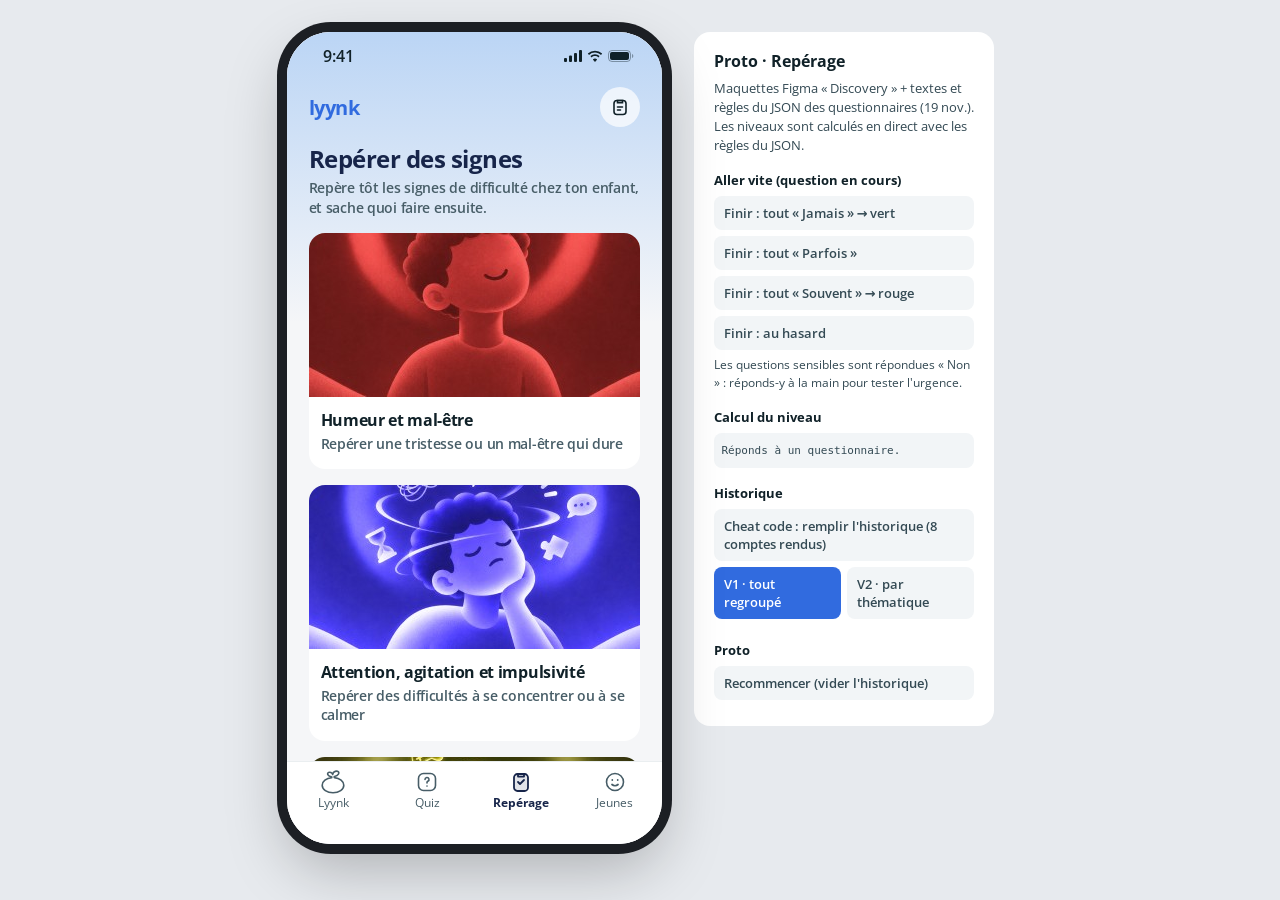
<file: reperage/index.html>
<!DOCTYPE html>
<html lang="fr">
<head>
<meta charset="utf-8">
<meta name="viewport" content="width=device-width, initial-scale=1, viewport-fit=cover">
<meta name="apple-mobile-web-app-capable" content="yes">
<meta name="mobile-web-app-capable" content="yes">
<meta name="apple-mobile-web-app-title" content="Repérage">
<meta name="theme-color" content="#F5F6F8">
<title>Proto · Repérage</title>
<link rel="stylesheet" href="https://fonts.googleapis.com/css2?family=Open+Sans:wght@400;600;700&display=swap">
<style>
:root{
  --blue25:#F4F7FE;--blue50:#E3EAFC;--blue100:#D9E3FB;--blue200:#B4D2F9;--blue500:#4689EC;--blue600:#316BDF;--blue800:#2244A1;--blue950:#17254A;
  --white:#FFFFFF;--background:#F5F6F8;
  --greyLight100:#F2F5F7;--greyLight200:#EAEEF0;--greyLight300:#D0D9DD;--greyLight400:#98ABB3;--greyLight500:#667C85;--greyLight600:#475D67;--greyLight700:#344A54;--greyLight900:#102128;
  --mint100:#D6F5E6;--mint500:#23A67F;--mint800:#105545;
  --miel100:#FEEEC7;--miel300:#FAC14F;--miel800:#91660F;
  --orange100:#FDE8E3;--orange600:#D74E2B;--orange800:#95371F;
  --red100:#FEE5E5;--red500:#F04359;--red700:#BB1537;
  --font-sans:"Open Sans",system-ui,sans-serif;
}
*{box-sizing:border-box;margin:0;padding:0}
body{font-family:var(--font-sans);background:#E7EAEE;color:var(--greyLight900);min-height:100vh;display:flex;justify-content:center;align-items:flex-start;gap:32px;padding:32px 16px;flex-wrap:wrap}
button{font-family:inherit;cursor:pointer;border:none;background:none;color:inherit}
a{color:var(--blue600)}
.h4Bold{font-size:24px;line-height:31.2px;font-weight:700;letter-spacing:-.48px}
.h5Bold{font-size:20px;line-height:27px;font-weight:700;letter-spacing:-.4px}
.h6Bold{font-size:18px;line-height:25.2px;font-weight:700;letter-spacing:-.36px}
.h6SemiBold{font-size:18px;line-height:25.2px;font-weight:600;letter-spacing:-.36px}
.p1Bold{font-size:16px;line-height:22.4px;font-weight:700;letter-spacing:-.32px}
.p2Medium{font-size:16px;line-height:22.4px;font-weight:600;letter-spacing:-.32px}
.p3Bold{font-size:14px;line-height:19.6px;font-weight:700;letter-spacing:-.28px}
.p4Medium{font-size:14px;line-height:19.6px;font-weight:600;letter-spacing:-.28px}
.addTextBold{font-size:12px;line-height:18px;font-weight:700}
.addTextSemiBold{font-size:12px;line-height:18px;font-weight:600}
.addTextMedium{font-size:12px;line-height:18px;font-weight:400}

/* phone */
.phone{width:375px;height:812px;border-radius:44px;background:var(--background);position:relative;overflow:hidden;box-shadow:0 0 0 10px #1c1f24,0 24px 60px rgba(0,0,0,.25);flex-shrink:0}
.status{position:absolute;top:0;left:0;right:0;height:47px;display:flex;justify-content:space-between;align-items:center;padding:0 28px 0 36px;font-weight:600;font-size:16px;z-index:30;pointer-events:none}
.status.light{color:#fff}
.screen{position:absolute;inset:0;display:flex;flex-direction:column;background:var(--background)}
.grad{position:absolute;top:0;left:0;right:0;height:291px;background:linear-gradient(180deg,#BBD5F5 0%,rgba(245,246,248,0) 100%);pointer-events:none}
.scroll{flex:1;overflow-y:auto;position:relative;scrollbar-width:none}
.scroll::-webkit-scrollbar{display:none}

/* header */
.hdr{position:relative;height:102px;padding-top:47px;display:flex;align-items:center;justify-content:center;flex-shrink:0;z-index:5}
.hdr .ttl{font-size:16px;font-weight:700;letter-spacing:-.32px;max-width:240px;text-align:center;white-space:nowrap;overflow:hidden;text-overflow:ellipsis}
.hdr .left{position:absolute;left:16px;top:55px}
.hdr .right{position:absolute;right:16px;top:55px}
.iconbtn{width:40px;height:40px;border-radius:999px;display:flex;align-items:center;justify-content:center}
.iconbtn.white{background:rgba(255,255,255,.7)}
.iconbtn svg{width:20px;height:20px}

/* buttons */
.bottom{padding:12px 16px 34px;flex-shrink:0;position:relative;z-index:5;display:flex;flex-direction:column;gap:8px;align-items:stretch}
.btn{height:48px;border-radius:12px;background:var(--blue600);color:#fff;font-size:16px;font-weight:700;letter-spacing:-.32px;display:flex;align-items:center;justify-content:center;width:100%}
.btn:disabled{background:var(--blue200)}
.btn.danger{background:var(--red500)}
.btn.link{background:none;color:var(--blue600);height:40px}

/* home */
.logo{display:flex;align-items:center;gap:6px;color:var(--blue600);font-size:20px;line-height:27px;font-weight:700;letter-spacing:-.4px}
.homecard{background:#fff;border-radius:16px;overflow:hidden;margin:0 22px 16px;display:block;width:331px;text-align:left}
.homecard img{display:block;width:100%;height:auto}
.homecard .txt{padding:12px 12px 16px}
.tabbar{height:83px;background:#fff;border-top:1px solid var(--greyLight200);display:flex;justify-content:space-around;padding-top:8px;flex-shrink:0;z-index:5}
.tab{display:flex;flex-direction:column;align-items:center;gap:0;font-size:12px;line-height:18px;font-weight:400;color:var(--greyLight600);width:70px}
.tab.on{color:var(--blue950);font-weight:700}
.tab svg{width:24px;height:24px}

/* lists */
.pad{padding:0 22px}
.card{background:#fff;border-radius:16px;padding:16px}
.childcard{background:#fff;border-radius:16px;padding:16px;display:flex;align-items:center;gap:12px;width:100%;text-align:left;margin-bottom:12px}
.avatar{width:48px;height:48px;border-radius:999px;flex-shrink:0}
.rangebadge{display:inline-flex;align-items:center;gap:4px;margin-top:6px;height:24px;padding:0 8px;border-radius:999px;background:var(--miel100);color:var(--miel800);font-size:12px;font-weight:700;white-space:nowrap}
.rangebadge svg{width:14px;height:14px}
.chev{margin-left:auto;color:var(--greyLight700)}

/* intro */
.hero{position:relative;height:280px;flex-shrink:0;background-size:cover;background-position:center}
.badges{position:absolute;left:22px;bottom:14px;display:flex;gap:8px}
.badge{background:#fff;border-radius:999px;height:32px;padding:0 12px 0 4px;display:flex;align-items:center;gap:6px;font-size:14px;font-weight:600;letter-spacing:-.28px}
.badge.q{padding-left:10px}
.badge img{width:24px;height:24px;border-radius:999px}
.hint{display:flex;gap:8px;align-items:flex-start;border-radius:12px;padding:12px;font-size:12px;line-height:18px;font-weight:600}
.hint.miel{background:var(--miel100);color:var(--miel800)}
.hint.blue{background:var(--blue50);color:var(--blue800);justify-content:center}
.hint.orange{background:var(--orange100);color:var(--orange800)}
.hint svg{width:16px;height:16px;flex-shrink:0;margin-top:1px}

/* question */
.progress{display:flex;align-items:center;gap:10px;padding:0 16px 0 16px;margin-top:-4px;position:relative;z-index:5}
.bar{flex:1;height:8px;border-radius:999px;background:#fff;overflow:hidden}
.bar i{display:block;height:100%;background:var(--blue500);border-radius:999px;transition:width .25s}
.choice{display:block;width:100%;background:#fff;border-radius:12px;padding:14px 12px;text-align:left;font-size:14px;font-weight:600;letter-spacing:-.28px;margin-bottom:8px;border:2px solid transparent}
.choice.on{border-color:var(--blue600);background:var(--blue25)}

/* report */
.lvl{display:inline-flex;align-items:center;height:32px;padding:0 12px;border-radius:999px;font-size:14px;font-weight:700;letter-spacing:-.28px}
.lvl.rien{background:var(--mint100);color:var(--mint800)}
.lvl.surveiller{background:var(--miel100);color:var(--miel800)}
.lvl.professionnel{background:var(--red100);color:var(--red700)}
.p1hero{position:absolute;top:0;left:0;right:0;height:288px;background-size:cover;background-position:center 10%}
.sheet{position:relative;margin-top:256px;background:var(--background);border-radius:16px 16px 0 0;padding:24px 22px 16px;min-height:calc(100% - 256px)}
.gauge{background:#fff;border-radius:12px;padding:16px 12px 10px;margin:16px 0}
.gauge .segs{display:flex;gap:4px;position:relative}
.gauge .seg{flex:1;text-align:center;position:relative}
.gauge .seg i{display:block;height:6px;border-radius:999px;margin-bottom:8px}
.gauge .seg span{font-size:12px;line-height:18px;font-weight:600;color:var(--greyLight700);display:block}
.gauge .seg.on span{font-weight:700;color:var(--greyLight900)}
.gauge .seg.on:before{content:"";position:absolute;top:-11px;left:50%;margin-left:-5px;border:5px solid transparent;border-top:6px solid var(--mk)}
.dots{display:flex;gap:4px;justify-content:center;padding:6px 0}
.dots i{width:6px;height:6px;border-radius:99px;background:var(--greyLight300)}
.dots i.on{width:18px;background:var(--blue600)}
.rcard{background:#fff;border-radius:16px;padding:16px;margin-bottom:12px}
.tag{display:inline-flex;height:26px;align-items:center;padding:0 10px;border-radius:999px;background:var(--blue50);color:var(--blue800);font-size:12px;line-height:18px;font-weight:700;margin-bottom:8px}
.idea{display:flex;gap:12px}
.ico{width:32px;height:32px;border-radius:999px;background:var(--blue50);color:var(--blue600);display:flex;align-items:center;justify-content:center;flex-shrink:0}
.ico svg{width:18px;height:18px}
.ico.red{background:var(--red100);color:var(--red500)}
.ico.orange{background:var(--orange100);color:var(--orange600)}
.phonerow{display:flex;gap:12px;align-items:center;background:var(--greyLight100);border-radius:12px;padding:12px;margin-top:8px}
.phonerow .ph{width:32px;height:32px;border-radius:999px;background:var(--blue600);color:#fff;display:flex;align-items:center;justify-content:center;flex-shrink:0}
.phonerow .ph svg{width:16px;height:16px}
.phonerow .num{font-size:18px;line-height:25.2px;font-weight:700;letter-spacing:-.36px;color:var(--greyLight950)}
.orient{border-left:2px solid var(--greyLight200);padding-left:10px;margin-top:10px}
.lnk{color:var(--blue600);text-decoration:none}

/* stepper */
.stepper{display:flex;align-items:flex-start;margin:16px 0 0}
.step{display:flex;flex-direction:column;align-items:center;width:32px;flex-shrink:0}
.step .dot{width:32px;height:32px;border-radius:999px;display:flex;align-items:center;justify-content:center;background:#fff;color:var(--greyLight400);border:1.5px solid #fff}
.step .dot svg{width:16px;height:16px}
.step.done .dot{background:#fff;color:var(--blue600);border-color:#fff}
.step.on .dot{background:var(--blue600);color:#fff;border-color:var(--blue600)}
.step.red.on .dot{background:var(--red500);border-color:var(--red500)}
.step.red:not(.on) .dot{color:var(--red500)}
.stepline{flex:1;height:2px;background:#fff;margin:15px 6px 0;min-width:6px}
.stepline.done{background:#fff}
/* vertical stepper */
.vstep{display:flex;gap:10px;position:relative}
.vstep:not(.last):before{content:"";position:absolute;left:6px;top:39px;bottom:-21px;width:2px;background:var(--greyLight300)}
.vnum{width:14px;height:14px;margin-top:21px;border-radius:999px;background:var(--blue600);color:#fff;font-size:9px;line-height:1;font-weight:700;display:flex;align-items:center;justify-content:center;flex-shrink:0;position:relative;z-index:1}
.vbody{flex:1;min-width:0}
.signrow{display:flex;align-items:center;justify-content:space-between;gap:12px;padding:8px 0;border-bottom:1px solid var(--greyLight200)}
.signrow.last{border-bottom:none}
.chipans{flex-shrink:0;font-size:12px;font-weight:700;padding:3px 8px;border-radius:999px;white-space:nowrap}
/* p5 / chat */
.p5img{height:360px;background-size:cover;background-position:center top;flex-shrink:0;position:relative}
.p5img:after{content:"";position:absolute;left:0;right:0;bottom:0;height:80px;background:linear-gradient(180deg,rgba(245,246,248,0),var(--background))}
.chatq{background:#fff;border-radius:12px;padding:12px;font-size:14px;line-height:19.6px;font-weight:600;letter-spacing:-.28px;margin-bottom:8px;text-align:left;width:100%}
.chatin{background:#fff;border-radius:16px;padding:12px;height:84px;color:var(--greyLight500);font-size:12px}

/* modal */
.overlay{position:absolute;inset:0;background:rgba(12,24,29,.45);display:flex;align-items:center;justify-content:center;z-index:50;padding:16px}
.modal{background:#fff;border-radius:20px;padding:24px 16px 12px;text-align:center;width:100%}

/* history */
.chip{height:32px;padding:0 12px;border-radius:999px;background:#fff;font-size:14px;font-weight:600;display:inline-flex;align-items:center;gap:6px;border:1.5px solid transparent;white-space:nowrap}
.chip.on{border-color:var(--blue600);color:var(--blue600)}
.chip img{width:20px;height:20px;border-radius:99px}
.themerow{display:flex;align-items:center;gap:12px;width:100%;background:#fff;border-radius:16px;padding:16px;margin-bottom:12px;text-align:left}
.themerow img{width:48px;height:48px;border-radius:10px;object-fit:cover;flex-shrink:0}
.themecard{display:block;width:100%;background:#fff;border-radius:16px;overflow:hidden;margin-bottom:12px;text-align:left}
.themecard img{display:block;width:100%;height:96px;object-fit:cover}
.themecard .txt{display:flex;align-items:center;gap:8px;padding:12px}
.side button.s.on{background:var(--blue600);color:#fff}
.hthumb{width:56px;height:56px;border-radius:12px;object-fit:cover;flex-shrink:0}
.hrow{display:flex;gap:12px;align-items:center;background:#fff;border-radius:16px;padding:12px;margin-bottom:10px;width:100%;text-align:left}

/* side panel */
.side{width:300px;background:#fff;border-radius:16px;padding:20px;font-size:13px;line-height:19px;color:var(--greyLight700)}
.side h2{font-size:16px;color:var(--greyLight900);margin-bottom:8px}
.side h3{font-size:13px;color:var(--greyLight900);margin:16px 0 6px}
.side button.s{display:block;width:100%;text-align:left;padding:8px 10px;border-radius:8px;background:var(--greyLight100);margin-bottom:6px;font-size:13px;font-weight:600}
.side button.s:hover{background:var(--blue50)}
.side .dbg{font-family:ui-monospace,monospace;font-size:11px;background:var(--greyLight100);border-radius:8px;padding:8px;white-space:pre-wrap;max-height:260px;overflow:auto}
@media (max-width:520px){
  body{padding:0;gap:0;background:var(--background);display:block}
  .phone{width:100vw;height:100vh;height:100dvh;border-radius:0;box-shadow:none}
  .status{display:none}
  .hdr{padding-top:env(safe-area-inset-top,47px);height:calc(55px + env(safe-area-inset-top,47px))}
  .side{width:auto;margin:16px;border-radius:16px}
}
</style>
</head>
<body>
<div class="phone" id="phone"></div>
<aside class="side">
  <h2>Proto · Repérage</h2>
  <p>Maquettes Figma « Discovery » + textes et règles du JSON des questionnaires (19 nov.). Les niveaux sont calculés en direct avec les règles du JSON.</p>
  <h3>Aller vite (question en cours)</h3>
  <button class="s" data-fill="0">Finir : tout « Jamais » → vert</button>
  <button class="s" data-fill="1">Finir : tout « Parfois »</button>
  <button class="s" data-fill="2">Finir : tout « Souvent » → rouge</button>
  <button class="s" data-fill="rnd">Finir : au hasard</button>
  <p class="addTextMedium" style="margin-top:4px">Les questions sensibles sont répondues « Non » : réponds-y à la main pour tester l'urgence.</p>
  <h3>Calcul du niveau</h3>
  <div class="dbg" id="dbg">Réponds à un questionnaire.</div>
  <h3>Historique</h3>
  <button class="s" id="seed">Cheat code : remplir l'historique (8 comptes rendus)</button>
  <div style="display:flex;gap:6px"><button class="s on" data-hv="v1" style="flex:1">V1 · tout regroupé</button><button class="s" data-hv="v2" style="flex:1">V2 · par thématique</button></div>
  <h3>Proto</h3>
  <button class="s" id="reset">Recommencer (vider l'historique)</button>
</aside>
<script>
"use strict";
const ICON={
  back:'<svg viewBox="0 0 20 20" fill="none"><path d="M12.5 4.5 7 10l5.5 5.5" stroke="currentColor" stroke-width="1.8" stroke-linecap="round" stroke-linejoin="round"/></svg>',
  close:'<svg viewBox="0 0 20 20" fill="none"><path d="m5 5 10 10M15 5 5 15" stroke="currentColor" stroke-width="1.8" stroke-linecap="round"/></svg>',
  chev:'<svg width="20" height="20" viewBox="0 0 20 20" fill="none"><path d="m7.5 4.5 5.5 5.5-5.5 5.5" stroke="currentColor" stroke-width="1.6" stroke-linecap="round" stroke-linejoin="round"/></svg>',
  clip:'<svg viewBox="0 0 20 20" fill="none"><rect x="4" y="3.5" width="12" height="14" rx="3" stroke="currentColor" stroke-width="1.6"/><path d="M7.5 3.5h5v2.2h-5zM7.5 10h5M7.5 13h3" stroke="currentColor" stroke-width="1.6" stroke-linecap="round"/></svg>',
  info:'<svg viewBox="0 0 20 20" fill="none"><circle cx="10" cy="10" r="7.5" stroke="currentColor" stroke-width="1.6"/><path d="M10 9v4.5M10 6.5v.1" stroke="currentColor" stroke-width="1.8" stroke-linecap="round"/></svg>',
  warn:'<svg viewBox="0 0 20 20" fill="none"><path d="M10 3.2 17.5 16H2.5L10 3.2Z" stroke="currentColor" stroke-width="1.6" stroke-linejoin="round"/><path d="M10 8.2v3.6M10 13.9v.1" stroke="currentColor" stroke-width="1.8" stroke-linecap="round"/></svg>',
  thumb:'<svg viewBox="0 0 20 20" fill="none"><path d="M6.5 9 9.5 3c1.3 0 2.2 1 2 2.3L11 8h4c1 0 1.7.9 1.5 1.9l-1.2 5.6c-.2.9-1 1.5-1.9 1.5H6.5M6.5 9v8M6.5 9H4v8h2.5" stroke="currentColor" stroke-width="1.5" stroke-linejoin="round"/></svg>',
  phone:'<svg viewBox="0 0 20 20" fill="none"><path d="M6.3 3h-2C3.6 3 3 3.6 3 4.3 3 11.3 8.7 17 15.7 17c.7 0 1.3-.6 1.3-1.3v-2l-3.3-1.3-1.5 1.5a9 9 0 0 1-5.1-5.1L8.6 7.3 7.3 4z" stroke="currentColor" stroke-width="1.6" stroke-linejoin="round"/></svg>',
  flag:'<svg viewBox="0 0 20 20" fill="none"><path d="M5 17.5V3.5M5 4h9l-2 3.5 2 3.5H5" stroke="currentColor" stroke-width="1.7" stroke-linecap="round" stroke-linejoin="round"/></svg>',
  people:'<svg viewBox="0 0 20 20" fill="none"><circle cx="7.5" cy="6.5" r="2.8" stroke="currentColor" stroke-width="1.6"/><path d="M2.5 16c.4-2.8 2.4-4.5 5-4.5s4.6 1.7 5 4.5M13 4a2.6 2.6 0 0 1 0 5M14.5 11.8c1.7.5 2.8 1.9 3 4.2" stroke="currentColor" stroke-width="1.6" stroke-linecap="round"/></svg>',
  logo:'<svg width="22" height="22" viewBox="0 0 20 20" fill="none"><path d="M11.1258 5.39489C15.057 4.7382 15.344 2.12663 14.4122 1.40001C13.4805 0.673389 10.2667 0.67795 9.81939 3.65283C9.81264 3.69844 9.72656 3.6954 9.72318 3.64979C9.63203 2.43825 7.09002 1.10662 5.99963 2.18287C5.31602 2.85629 5.41054 5.05135 8.88091 5.57275C9.11239 5.60753 9.12955 6.30289 8.88091 6.32467C4.43879 6.71388 1 9.39265 1 12.6383C1 16.1513 5.02907 19 10 19C14.9709 19 19 16.1513 19 12.6383C19 9.39352 15.5652 6.71692 11.1258 6.32546C10.8336 6.29969 10.8683 5.43791 11.1258 5.39489Z" stroke="currentColor" stroke-width="1.8"/></svg>',
  tabLyynk:'<svg viewBox="0 0 24 24" fill="none"><path d="M13.3 6.5c4.7-.8 5-3.9 3.9-4.8-1.1-.9-5-.9-5.5 2.7 0 .1-.1.1-.1 0-.1-1.4-3.2-3-4.5-1.7-.8.8-.7 3.4 3.5 4.1.3 0 .3.9 0 .9C5.3 8.1 1.2 11.3 1.2 15.2c0 4.2 4.8 7.6 10.8 7.6s10.8-3.4 10.8-7.6c0-3.9-4.1-7.1-9.4-7.6-.4 0-.3-1.1-.1-1.1Z" stroke="currentColor" stroke-width="1.6"/></svg>',
  tabQuiz:'<svg viewBox="0 0 24 24" fill="none"><rect x="3.5" y="3.5" width="17" height="17" rx="5" stroke="currentColor" stroke-width="1.6"/><path d="M10 9.5a2 2 0 1 1 2.8 1.8c-.5.3-.8.7-.8 1.2v.5M12 16v.1" stroke="currentColor" stroke-width="1.6" stroke-linecap="round"/></svg>',
  tabRep:'<svg viewBox="0 0 24 24" fill="none"><rect x="5" y="4" width="14" height="17" rx="3.5" fill="currentColor" fill-opacity=".12" stroke="currentColor" stroke-width="1.8"/><path d="M9 4h6v2.6H9zM9 12l2 2 4-4" stroke="currentColor" stroke-width="1.8" stroke-linecap="round" stroke-linejoin="round"/></svg>',
  tabJeunes:'<svg viewBox="0 0 24 24" fill="none"><circle cx="12" cy="12" r="8.5" stroke="currentColor" stroke-width="1.6"/><path d="M9 14.5c1.6 1.4 4.4 1.4 6 0M9.3 10v.1M14.7 10v.1" stroke="currentColor" stroke-width="1.8" stroke-linecap="round"/></svg>'
};
const HOME_ORDER=['mal-etre','tdah','ecrans','harcelement','tsa'];
const LEVELS=['rien','surveiller','professionnel'];
const LEVEL_LABEL={rien:'Rien de particulier',surveiller:'À surveiller',professionnel:'En parler à un professionnel'};
const LEVEL_MARK={rien:'var(--mint500)',surveiller:'var(--miel300)',professionnel:'var(--red500)'};
const TSA_SMALL=['lt12m','m12-17','m18-23','m24-35','y3-5'];
const EXTRA_CHILD={id:'emma',name:'Emma',gender:'f',months:228};

let DATA=null;
const state={view:'home',theme:null,child:null,answers:{},index:0,selected:null,result:null,page:0,popup:false,history:[],historyFilter:'all',historyVersion:'v1',historyTheme:null,returnTo:'home'};
try{const saved=localStorage.getItem('proto-reperage-history');if(saved)state.history=JSON.parse(saved);}catch(error){}
function saveHistory(){try{localStorage.setItem('proto-reperage-history',JSON.stringify(state.history));}catch(error){}}

/* ---------- âge ---------- */
function ageYears(child){return Math.floor(child.months/12);}
function ageLabel(child){return child.months<24?child.months+' mois':ageYears(child)+' ans';}
function rawBand(child,themeId){
  const years=ageYears(child),months=child.months;
  if(themeId==='tsa'&&years<6){
    if(months<12)return 'lt12m';if(months<18)return 'm12-17';if(months<24)return 'm18-23';if(months<36)return 'm24-35';return 'y3-5';
  }
  if(years<6)return 'lt6';if(years<=10)return '6-10';if(years<=14)return '11-14';if(years<=18)return '15-18';return 'gt18';
}
function bandInfo(child,themeId){
  const theme=DATA.themes[themeId];const band=rawBand(child,themeId);const strategy=theme.perBand[band]||{applies:true};
  if(strategy.applies===false)return {band:strategy.useBand,outOfRange:true,raw:band};
  return {band,outOfRange:false,raw:band};
}

/* ---------- textes ---------- */
function gendered(child){const girl=child.gender==='f';return {il:girl?'elle':'il',e:girl?'e':'',lui:girl?'elle':'lui',le:girl?'la':'le'};}
function fill(text,child,extra){
  if(!text)return '';
  const gender=gendered(child);
  let out=text.replace(/\{prenom\}/g,child.name).replace(/\{il\}/g,gender.il).replace(/\{e\}/g,gender.e).replace(/\{lui\}/g,gender.lui).replace(/\{le\}/g,gender.le).replace(/\{age\}/g,ageLabel(child));
  if(extra&&extra.signes!==undefined)out=out.replace(/\{signes\}/g,extra.signes);
  out=out.replace(/\b(que|de|Que|De) ([AEIOUYÉÈÊÀÂÎÔaeiouyéèêàâîô])/g,(match,word,letter)=>word.slice(0,-1)+"'"+letter);
  return out;
}
function escapeHtml(text){return text.replace(/&/g,'&amp;').replace(/</g,'&lt;').replace(/>/g,'&gt;');}
function rich(text){return escapeHtml(text).replace(/\*\*(.+?)\*\*/g,'<b>$1</b>').replace(/\[([^\]]+)\]\((https?:[^)]+)\)/g,'<a class="lnk" href="$2" target="_blank" rel="noopener">$1</a>');}
function bandKeyFor(map,band){
  if(!map)return null;
  if(map[band])return map[band];
  if(TSA_SMALL.includes(band)&&map.lt6)return map.lt6;
  return null;
}
function questionText(question,band,field){const override=bandKeyFor(question.ageText,band);return (override&&override[field])||question[field];}

/* ---------- questions ---------- */
function allQuestions(themeId){
  const theme=DATA.themes[themeId];
  return theme.readingOrder.map(id=>theme.questions[id]).concat(theme.includeShared.map(id=>DATA.shared[id]));
}
function scoreOf(question,label){if(label===undefined)return undefined;const choice=question.choices.find(item=>item.label===label);return choice?choice.score:null;}
function visibleQuestions(){
  const info=bandInfo(state.child,state.theme);const years=ageYears(state.child);
  const base=allQuestions(state.theme).filter(question=>question.ageBands.includes(info.band)&&(!question.minAgeYears||years>=question.minAgeYears));
  const symptoms=base.filter(question=>question.role==='symptom'&&scoreOf(question,state.answers[question.id])>=2).length;
  return base.filter(question=>!question.showIf||symptoms>=question.showIf.min);
}
function initialCount(){return visibleQuestions().filter(question=>!question.showIf).length;}

/* ---------- moteur ---------- */
function evaluate(){
  const theme=DATA.themes[state.theme];const child=state.child;const info=bandInfo(child,state.theme);
  const questions=visibleQuestions();
  const scored=[];
  questions.forEach(question=>{
    if(question.sensitive)return;
    const score=scoreOf(question,state.answers[question.id]);
    if(typeof score==='number')scored.push({question,score});
  });
  const countWhere=(filter,at)=>scored.filter(item=>filter(item.question)&&item.score>=at).length;
  function check(condition){
    switch(condition.t){
      case 'count':return countWhere(()=>true,condition.at)>=condition.min;
      case 'ids':return countWhere(question=>condition.ids.includes(question.id),condition.at)>=condition.min;
      case 'sumcap':return scored.filter(item=>condition.ids.includes(item.question.id)).reduce((sum,item)=>sum+Math.min(item.score,condition.cap),0)>=condition.min;
      case 'impact':{const total=countWhere(question=>question.role==='impact',condition.at);return (condition.min===undefined||total>=condition.min)&&(condition.max===undefined||total<=condition.max);}
      case 'specific':return countWhere(question=>question.specific,condition.at)>=condition.min;
      case 'keys':return countWhere(question=>question.key,condition.at)>=condition.min;
    }
    return false;
  }
  const passes=alternatives=>(alternatives||[]).some(group=>group.every(check));
  const trace=[];
  let level='rien';
  if(passes(theme.rules.professionnel))level='professionnel';else if(passes(theme.rules.surveiller))level='surveiller';
  trace.push('Règles : '+level);
  let capped=false;
  theme.caps.forEach(cap=>{if(cap.if.every(check)&&LEVELS.indexOf(level)>LEVELS.indexOf(cap.max)){level=cap.max;capped=true;trace.push('Plafond (sans impact) : '+level);}});
  const raise=(target,why)=>{if(LEVELS.indexOf(target)>LEVELS.indexOf(level)){level=target;}trace.push(why+' → '+target);};
  const escalated=[];let onlySummary=null;
  questions.forEach(question=>{
    const label=state.answers[question.id];
    if(question.escalation&&question.escalation[label]){raise(question.escalation[label],question.id+' « '+label+' »');escalated.push(question);if(question.onlySummary)onlySummary=question.onlySummary;}
  });
  let emergency=false,unsure=false;const kinds=new Set();const flagged=[];const unsureQuestions=[];
  questions.forEach(question=>{
    if(!question.sensitive)return;const label=state.answers[question.id];
    if(question.sensitive.worryingAnswers.includes(label)){emergency=true;kinds.add(question.sensitive.emergencyKind);flagged.push(question);raise('professionnel',question.id+' sensible');}
    else if(label==='Je ne sais pas'){unsure=true;kinds.add(question.sensitive.emergencyKind);unsureQuestions.push(question);}
  });
  /* signes cités */
  const strong=scored.filter(item=>item.score>=2).sort((first,second)=>(second.question.citationPriority||0)-(first.question.citationPriority||0)).slice(0,3);
  let signs=strong.map(item=>questionText(item.question,info.band,'sign'));
  if(signs.length<3){
    const sometimes=scored.filter(item=>item.score===1&&item.question.signSometimes).sort((first,second)=>(second.question.citationPriority||0)-(first.question.citationPriority||0));
    sometimes.slice(0,3-signs.length).forEach(item=>signs.push(questionText(item.question,info.band,'signSometimes')));
  }
  if(!signs.length)signs=escalated.concat(flagged).map(question=>questionText(question,info.band,'sign')).filter(Boolean).slice(0,3);
  /* ce qui a fait pencher */
  const itemOf=(question,strongItem)=>({question,label:state.answers[question.id],strong:strongItem});
  function itemsFor(group){
    const picked=[];const add=(filter,at)=>scored.forEach(item=>{if(filter(item.question)&&item.score>=at&&!picked.some(other=>other.question===item.question))picked.push(itemOf(item.question,true));});
    group.forEach(condition=>{
      if(condition.t==='ids')add(question=>condition.ids.includes(question.id),condition.at);
      else if(condition.t==='sumcap')add(question=>condition.ids.includes(question.id),1);
      else if(condition.t==='impact')add(question=>question.role==='impact',condition.at===undefined?2:condition.at);
      else if(condition.t==='specific')add(question=>question.specific,condition.at);
      else if(condition.t==='keys')add(question=>question.key,condition.at);
      else if(condition.t==='count')add(()=>true,condition.at);
    });
    return picked.slice(0,6);
  }
  let reason=null;
  if(flagged.length)reason={code:'urgent:'+flagged[0].sensitive.emergencyKind,items:flagged.map(question=>itemOf(question,true))};
  else{
    const decisive=escalated.filter(question=>question.escalation[state.answers[question.id]]===level);
    if(decisive.length)reason={code:'esc:'+decisive[0].id,items:decisive.map(question=>itemOf(question,true))};
  }
  if(!reason&&level!=='rien'){
    if(!capped&&level==='surveiller'&&theme.caps.length&&(theme.rules.professionnel||[]).some(group=>group.some(condition=>condition.t==='impact')&&group.filter(condition=>condition.t!=='impact').every(check)))capped=true;
    if(capped){
      const strongItems=scored.filter(item=>item.score>=2&&item.question.role!=='impact').slice(0,4).map(item=>itemOf(item.question,true));
      const impactItems=scored.filter(item=>item.question.role==='impact').slice(0,2).map(item=>itemOf(item.question,false));
      reason={code:'cap',items:strongItems.concat(impactItems)};
    }else{
      const alternatives=theme.rules[level]||[];const index=alternatives.findIndex(group=>group.every(check));
      if(index>=0)reason={code:level+':'+index,items:itemsFor(alternatives[index])};
    }
  }
  const notices=[];
  questions.forEach(question=>{const label=state.answers[question.id];if(question.notices&&question.notices[label])notices.push(question.notices[label]);});
  const sensitiveEscalated=escalated.some(question=>question.sensitive);
  const listenKinds=new Set(theme.levels[level].listenKinds||[]);
  if(sensitiveEscalated||unsure)theme.emergencyKinds.concat([...kinds]).forEach(kind=>listenKinds.add(kind));
  if(reason)trace.push('Ce qui a fait pencher : '+reason.code);
  trace.push('Signes ≥ Souvent : '+scored.filter(item=>item.score>=2).length+' · sensible : '+(emergency?'urgence':unsure?'je ne sais pas':'non'));
  return {level,emergency,unsure,kinds:[...kinds],flagged,unsureQuestions,signs,onlySummary,notices,listenKinds,trace,band:info.band,outOfRange:info.outOfRange,reason};
}
function lowerSign(text,child){return text.startsWith(child.name)?text:text.charAt(0).toLowerCase()+text.slice(1);}
function joinSigns(signs,child){
  const parts=signs.map(sign=>lowerSign(fill(sign,child),child));
  if(parts.length<=1)return parts.join('');
  return parts.slice(0,-1).join(', ')+' et '+parts[parts.length-1];
}
function numbersFor(kinds,child,urgentOnly){
  const years=ageYears(child);
  return DATA.emergencyFR.filter(entry=>entry.kinds.some(kind=>kinds.includes(kind))&&(entry.maxAgeYears===undefined||years<=entry.maxAgeYears)&&(entry.ageMinYears===undefined||years>=entry.ageMinYears)&&(urgentOnly===undefined||(urgentOnly?true:!entry.urgent)));
}

/* ---------- rendu ---------- */
const phone=document.getElementById('phone');
function statusBar(light){return '<div class="status'+(light?' light':'')+'"><span>9:41</span><span style="display:flex;gap:5px;align-items:center"><svg width="18" height="12" viewBox="0 0 18 12" fill="currentColor"><rect x="0" y="8" width="3" height="4" rx="1"/><rect x="5" y="5.5" width="3" height="6.5" rx="1"/><rect x="10" y="3" width="3" height="9" rx="1"/><rect x="15" y="0" width="3" height="12" rx="1"/></svg><svg width="16" height="12" viewBox="0 0 16 12" fill="currentColor"><path d="M8 2.5c2.3 0 4.4.9 6 2.4l1.2-1.3A10.4 10.4 0 0 0 8 .7 10.4 10.4 0 0 0 .8 3.6L2 4.9a8.6 8.6 0 0 1 6-2.4Zm0 3.6c1.3 0 2.5.5 3.4 1.3l1.2-1.3A6.8 6.8 0 0 0 8 4.3a6.8 6.8 0 0 0-4.6 1.8l1.2 1.3c.9-.8 2.1-1.3 3.4-1.3ZM8 12l2.2-2.4a3.2 3.2 0 0 0-4.4 0Z"/></svg><svg width="26" height="12" viewBox="0 0 26 12" fill="none"><rect x=".5" y=".5" width="22" height="11" rx="3.5" stroke="currentColor" opacity=".4"/><rect x="2" y="2" width="19" height="8" rx="2" fill="currentColor"/><path d="M24 4v4c.8-.3 1.3-1.1 1.3-2S24.8 4.3 24 4Z" fill="currentColor" opacity=".4"/></svg></span></div>';}
function header(title,left,right){return '<div class="hdr">'+(left?'<button class="iconbtn left" data-act="'+left+'">'+ICON.back+'</button>':'')+'<div class="ttl">'+title+'</div>'+(right||'')+'</div>';}
function displayTitle(themeId){return DATA.themes[themeId].title.replace(/\s*\(TDAH\)/,'');}
function avatar(child){return 'img/avatar-'+(child.gender==='f'?'f':'m')+'.png';}
function children(){return [DATA.children.find(item=>item.id==='ines'),EXTRA_CHILD].concat(DATA.children.filter(item=>item.id!=='ines')).filter(Boolean);}
function genderLabel(child){return child.gender==='f'?'Fille':'Garçon';}

function render(){
  const views={home:renderHome,child:renderChild,intro:renderIntro,question:renderQuestion,report:renderReport,p5:renderP5,chat:renderChat,history:renderHistory};
  phone.innerHTML=views[state.view]();
  const scroller=phone.querySelector('.scroll');if(scroller)scroller.scrollTop=0;
}
function renderHome(){
  const cards=HOME_ORDER.map(id=>'<button class="homecard" data-theme="'+id+'"><img src="img/home-'+id+'.jpg" alt=""><div class="txt"><div class="p1Bold">'+displayTitle(id)+'</div><div class="p4Medium" style="color:var(--greyLight600);margin-top:2px">'+DATA.summaries[id]+'</div></div></button>').join('');
  return '<div class="screen"><div class="grad"></div>'+statusBar()+
  '<div class="scroll"><div style="height:47px"></div><div style="display:flex;justify-content:space-between;align-items:center;padding:8px 22px 16px;position:relative"><div class="logo">lyynk</div><button class="iconbtn white" data-act="history" title="Mes comptes rendus">'+ICON.clip+'</button></div>'+
  '<div class="pad" style="position:relative;margin-bottom:16px"><div class="h4Bold" style="color:var(--blue950)">Repérer des signes</div><div class="p4Medium" style="color:var(--greyLight600);margin-top:4px">Repère tôt les signes de difficulté chez ton enfant, et sache quoi faire ensuite.</div></div>'+cards+'</div>'+
  '<div class="tabbar">'+[['tabLyynk','Lyynk'],['tabQuiz','Quiz'],['tabRep','Repérage',true],['tabJeunes','Jeunes']].map(([icon,label,on])=>'<div class="tab'+(on?' on':'')+'">'+ICON[icon]+label+'</div>').join('')+'</div></div>';
}
function rangeBadge(child){
  const info=bandInfo(child,state.theme);if(!info.outOfRange)return '';
  const tooYoung=info.raw==='lt6'||info.raw==='lt12m';
  const label=tooYoung?'Trop jeune':'Trop âgé'+(child.gender==='f'?'e':'');
  return '<span class="rangebadge">'+ICON.info+label+' · '+DATA.themes[state.theme].ageRange+'</span>';
}
function renderChild(){
  const list=children().map(child=>'<button class="childcard" data-child="'+child.id+'"><img class="avatar" src="'+avatar(child)+'" alt=""><div><div class="p1Bold">'+child.name+'</div><div class="p4Medium" style="color:var(--greyLight600)">'+genderLabel(child)+' · '+ageLabel(child)+'</div>'+rangeBadge(child)+'</div><span class="chev">'+ICON.chev+'</span></button>').join('');
  return '<div class="screen"><div class="grad"></div>'+statusBar()+header(displayTitle(state.theme),'home')+'<div class="scroll"><div class="pad"><div class="h4Bold" style="margin:8px 0 16px">Pour quel enfant ?</div>'+list+'</div></div></div>';
}
function renderIntro(){
  const theme=DATA.themes[state.theme],child=state.child,info=bandInfo(child,state.theme);
  const introSource=(bandKeyFor(theme.ageText,info.band)||{}).intro||theme.intro;
  const intro=fill(introSource,child);
  const splitAt=intro.indexOf("Ce n'est ni");
  const paragraphs=(splitAt>0?[intro.slice(0,splitAt).trim(),intro.slice(splitAt)]:[intro]).map(text=>'<p class="p2Medium" style="margin-bottom:12px">'+rich(text).replace(new RegExp('chez '+child.name),'chez <b>'+child.name+'</b>')+'</p>').join('');
  const alert=info.outOfRange?'<div class="hint miel" style="margin-bottom:16px">'+ICON.info+'<span>'+fill(theme.ageAlert,child)+'</span></div>':'';
  return '<div class="screen">'+statusBar(true)+'<div class="scroll"><div class="hero" style="background-image:url(img/intro-'+state.theme+'.jpg)"><div class="hdr" style="position:absolute;top:0;left:0;right:0"><button class="iconbtn left" style="color:#fff" data-act="back-child">'+ICON.back+'</button></div>'+
  '<div class="badges"><div class="badge"><img src="'+avatar(child)+'" alt="">Pour '+child.name+' · '+ageLabel(child)+'</div><div class="badge q">'+ICON.clip.replace('<svg','<svg width="16" height="16"')+initialCount()+' questions</div></div></div>'+
  '<div class="pad" style="padding-top:20px">'+alert+'<div class="h4Bold" style="margin-bottom:12px">'+displayTitle(state.theme)+'</div>'+paragraphs+'</div></div>'+
  '<div class="bottom"><div class="hint blue">'+fill(theme.windowLine,child).replace(/\.$/,'')+'</div><button class="btn" data-act="start">Commencer</button></div></div>';
}
function renderQuestion(){
  const list=visibleQuestions();const question=list[state.index];const info=bandInfo(state.child,state.theme);
  const total=list.length,position=state.index+1;
  const choices=question.choices.map(choice=>'<button class="choice'+(state.selected===choice.label?' on':'')+'" data-choice="'+escapeHtml(choice.label)+'">'+choice.label+'</button>').join('');
  const popup=state.popup?'<div class="overlay"><div class="modal"><div class="h5Bold" style="margin-bottom:6px">Attention, tu n’as pas terminé</div><div class="p4Medium" style="color:var(--greyLight600);margin-bottom:16px">Si tu quittes maintenant, tes réponses ne seront pas enregistrées.</div><button class="btn danger" data-act="quit">Quitter</button><button class="btn link" data-act="stay">Non, rester</button></div></div>':'';
  return '<div class="screen"><div class="grad"></div>'+statusBar()+header(displayTitle(state.theme),null,'<button class="iconbtn white right" data-act="ask-quit">'+ICON.close+'</button>')+
  '<div class="progress"><button class="iconbtn" style="width:24px" data-act="prev">'+ICON.back+'</button><div class="bar"><i style="width:'+(position/total*100)+'%"></i></div><span class="addTextMedium" style="font-weight:600">'+position+'/'+total+'</span></div>'+
  '<div class="scroll" style="padding-top:24px"><div class="pad"><div class="p4Medium" style="text-align:center;color:var(--greyLight600);margin-bottom:8px">Question '+position+'</div><div class="h5Bold" style="margin-bottom:24px">'+fill(questionText(question,info.band,'text'),state.child)+'</div>'+choices+'</div></div>'+
  '<div style="height:34px;flex-shrink:0"></div>'+popup+'</div>';
}

/* compte rendu */
function reportPages(){
  const result=state.result,level=DATA.themes[state.theme].levels[result.level];
  const pages=['p1'];
  if(result.emergency||result.unsure)pages.push('important');
  if(result.level!=='rien'&&(level.meaningIdeas||level.meaning))pages.push('meaning');
  pages.push('advice');
  if(result.level!=='rien'&&(level.orientation.length||result.notices.length))pages.push('orientation');
  return pages;
}
const STEP_META={important:['warn','Important'],meaning:['info','Comprendre'],advice:['flag','Agir'],orientation:['people','Vers qui']};
function stepper(pages,current){
  return '<div class="stepper">'+pages.map((page,index)=>{
    const meta=STEP_META[page];const status=index<current?' done':index===current?' on':'';
    const line=index?'<div class="stepline'+(index<=current?' done':'')+'"></div>':'';
    return line+'<div class="step'+status+(page==='important'?' red':'')+'" title="'+meta[1]+'"><div class="dot">'+ICON[meta[0]]+'</div></div>';
  }).join('')+'</div>';
}
function renderReport(){
  const pages=reportPages();const page=pages[state.page];
  const dots='<div class="dots">'+pages.map((item,index)=>'<i class="'+(index===state.page?'on':'')+'"></i>').join('')+'</div>';
  const isLast=state.page===pages.length-1;
  const buttons=state.result.level==='rien'&&page==='advice'?'<button class="btn" data-act="next">Terminer</button><button class="btn link" data-act="redo">Refaire ce questionnaire</button>':'<button class="btn" data-act="next">Suivant</button>';
  const body={p1:pageP1,important:pageImportant,meaning:pageMeaning,advice:pageAdvice,orientation:pageOrientation}[page]();
  if(page==='p1')return '<div class="screen">'+statusBar()+'<div class="scroll"><div class="p1hero" style="background-image:url(img/cr-'+state.theme+'-'+state.result.level+'.jpg)"></div><div class="hdr" style="position:absolute;top:0;left:0;right:0"><button class="iconbtn left" data-act="report-back">'+ICON.back+'</button></div>'+body+'</div><div class="bottom" style="padding-top:0">'+dots+buttons+'</div></div>';
  return '<div class="screen"><div class="grad"></div>'+statusBar()+header(displayTitle(state.theme),'report-back')+'<div class="scroll"><div class="pad" style="position:relative"><span class="lvl '+state.result.level+'">'+LEVEL_LABEL[state.result.level]+'</span>'+(pages.length>2?stepper(pages.slice(1),state.page-1):'')+body+'</div></div><div class="bottom" style="padding-top:0">'+dots+buttons+'</div></div>';
}
function pageP1(){
  const result=state.result,child=state.child,level=DATA.themes[state.theme].levels[result.level];
  let template=level.summary;
  if(result.signs.length===1&&level.summaryOne)template=level.summaryOne;
  if(result.onlySummary&&result.onlySummary[result.level]&&result.signs.length<=1)template=result.onlySummary[result.level];
  const summary=fill(template,child,{signes:joinSigns(result.signs,child)});
  const gauge='<div class="gauge"><div class="segs">'+LEVELS.map(name=>'<div class="seg'+(name===result.level?' on':'')+'" style="--mk:'+LEVEL_MARK[name]+'"><i style="background:'+LEVEL_MARK[name]+'"></i><span>'+LEVEL_LABEL[name]+'</span></div>').join('')+'</div></div>';
  const alert=result.outOfRange?'<div class="hint miel" style="margin-bottom:12px">'+ICON.info+'<span>'+fill(DATA.themes[state.theme].ageAlert,child)+'</span></div>':'';
  return '<div class="sheet"><div class="h5Bold">Compte rendu pour '+child.name+'</div>'+gauge+alert+'<p class="p2Medium">'+rich(summary)+'</p></div>';
}
function phoneRows(entries){return entries.map(entry=>'<div class="phonerow"><span class="ph">'+ICON.phone+'</span><div><div class="num">'+entry.number+'</div><div class="p4Medium">'+entry.label+'</div><div class="addTextMedium" style="color:var(--greyLight500)">'+entry.hours+(entry.forChild?' · à proposer à '+state.child.name:'')+'</div></div></div>').join('');}
function pageImportant(){
  const result=state.result,child=state.child,info=bandInfo(child,state.theme);
  let html='<div class="h4Bold" style="margin:16px 0">Important</div>';
  if(result.emergency){
    const reported=result.flagged.map(question=>fill(questionText(question,info.band,'sign')||'',child)).filter(Boolean);
    html+='<div class="rcard"><div class="idea"><span class="ico red">'+ICON.warn+'</span><div><div class="p3Bold">Si tu t’inquiètes pour la sécurité de '+child.name+', appelle maintenant.</div>'+(reported.length?'<div class="p4Medium" style="margin-top:4px">Tu as signalé : '+reported.map(text=>lowerSign(text,child)).join(' ; ')+'.</div>':'')+'</div></div>'+phoneRows(numbersFor(result.kinds,child))+'</div>';
  }
  if(result.unsure&&!result.emergency){
    html+='<div class="rcard"><div class="idea"><span class="ico orange">'+ICON.info+'</span><div><div class="p3Bold">Tu ne sais pas répondre à une question sur la sécurité de '+child.name+'.</div><div class="p4Medium" style="margin-top:4px">C’est fréquent. Si tu as un doute, tu peux en parler à un numéro d’écoute : tu n’as pas à décider seul·e.</div></div></div>'+phoneRows(numbersFor(result.kinds,child,false))+'</div>';
  }
  return html;
}
/* « Ce que ça veut dire » V2 : textes par cas (brouillons, à valider) */
const NOT_DIAG='**Ce n’est pas un diagnostic.** Ces signes peuvent avoir plusieurs causes : un professionnel pourra comprendre avec {prenom} ce qu’{il} traverse.';
const CASES={
  'mal-etre':{
    'surveiller:0+':['**Des signes fréquents méritent qu’on y prête attention**, sans s’inquiéter pour autant : ça peut être passager.','S’ils durent plus de deux semaines ou touchent d’autres domaines (sommeil, école, amis), c’est le moment d’en parler à un médecin.','ameli','**Ce n’est pas un diagnostic.** Beaucoup de jeunes traversent des moments difficiles : c’est surtout leur durée qui compte.'],
    'urgent:suicide':['**Ces paroles ou ces gestes suffisent à eux seuls pour demander de l’aide rapidement**, même s’ils semblaient dits ou faits en passant.','La Haute Autorité de santé et l’Assurance maladie en font des signes d’alerte : ils doivent toujours être pris au sérieux.','HAS, 2021 · ameli','**Ce n’est pas un diagnostic.** Ça ne veut pas dire que {prenom} va passer à l’acte : ça veut dire qu’{il} a besoin qu’on en parle, avec {lui} et avec un professionnel.'],
    'esc:M-S1':['**Même ancienne, une tentative est un élément important à partager avec un professionnel.**','La Haute Autorité de santé recommande d’en tenir compte dans le suivi d’un jeune, même quand tout semble aller mieux.','HAS, 2021'],
    'professionnel:0':['Ces réponses portent sur 5 questions d’un outil de repérage utilisé par les pédiatres. **Ensemble, elles atteignent le seuil à partir duquel cet outil conseille d’en parler à un professionnel.**','Ce seuil vient du PSC-17, un questionnaire utilisé dans de nombreux pays pour repérer tôt les difficultés émotionnelles des enfants et des ados.','PSC-17 (Gardner et Kelleher, 1999)'],
    'professionnel:1':['Pris séparément, chacun peut passer. **Ensemble, ce sont deux des signes que les médecins prennent le plus au sérieux** chez un jeune de l’âge de {prenom}.','Quand ces signes durent plus de deux semaines, la Haute Autorité de santé recommande d’en parler à un médecin. En parler tôt permet d’aider plus simplement.','HAS, 2021 · SMFQ'],
    'surveiller:0':['**Un signe fréquent mérite qu’on y prête attention**, sans s’inquiéter pour autant : ça peut être passager.','S’il dure plus de deux semaines ou touche d’autres domaines (sommeil, école, amis), c’est le moment d’en parler à un médecin.','ameli','**Ce n’est pas un diagnostic.** Beaucoup de jeunes traversent des moments difficiles : c’est surtout leur durée qui compte.'],
    'surveiller:1':['Aucun signe n’est fréquent, mais **plusieurs apparaissent de temps en temps, en même temps**. Ensemble, ils atteignent le seuil d’un outil utilisé par les pédiatres.','Le PSC-17 compte ces petits signes ensemble : leur accumulation peut révéler une période plus difficile.','PSC-17 (Gardner et Kelleher, 1999)']
  },
  'tdah':{
    'surveiller:0+':['Ces comportements sont fréquents chez les enfants. **Tant qu’ils ne gênent pas {prenom} au quotidien, ils invitent surtout à observer.**','Observer s’ils durent, et s’ils gênent {prenom} à l’école ou à la maison, permet de savoir quand en parler.','Repère Lyynk, d’après Vanderbilt','**Ce n’est pas un diagnostic.** Bouger, rêver ou oublier font partie de l’enfance : c’est la durée et l’effet au quotidien qui comptent.'],
    'professionnel:0':['**Les difficultés d’attention sont nombreuses, et elles pèsent sur son quotidien.** C’est cette combinaison, plus qu’un signe isolé, que les médecins regardent.','Les outils de repérage et la Haute Autorité de santé demandent à la fois des signes fréquents et des difficultés au quotidien avant d’aller plus loin.','Vanderbilt · HAS, 2014','**Ce n’est pas un diagnostic.** Seul un médecin formé peut évaluer la situation, en croisant plusieurs avis, dont celui de l’école.'],
    'professionnel:2':['**L’agitation et l’impulsivité sont fréquentes, et elles compliquent le quotidien de {prenom}.**','Comme pour l’attention, c’est le nombre de signes et leurs effets au quotidien qui comptent, pas un comportement isolé.','Vanderbilt · HAS, 2014','**Ce n’est pas un diagnostic.** Seul un médecin formé peut évaluer la situation, en croisant plusieurs avis, dont celui de l’école.'],
    'surveiller:0':['**Ce comportement est fréquent chez les enfants** : à lui seul, il ne dit pas grand-chose.','Observer si d’autres signes apparaissent, et s’ils gênent {prenom} à l’école ou à la maison, permet de savoir quand en parler.','Repère Lyynk, d’après Vanderbilt','**Ce n’est pas un diagnostic.** Bouger, rêver ou oublier font partie de l’enfance : c’est la durée et l’effet au quotidien qui comptent.'],
    'cap':['Plusieurs signes sont fréquents, **mais ils ne semblent pas gêner {prenom} au quotidien**. C’est ce qui fait la différence avec « En parler à un professionnel ».','Sans difficultés à l’école, à la maison ou avec les autres, les outils de repérage ne conseillent pas d’aller plus loin pour l’instant.','Vanderbilt · HAS, 2014','**Ce n’est pas un diagnostic.** Si des difficultés apparaissent, refais ce questionnaire.']
  },
  'harcelement':{
    'surveiller:1+':['Ces signes peuvent venir du harcèlement, **mais aussi de beaucoup d’autres choses** : fatigue, stress, tensions à la maison.','Seuls, des signes généraux ne suffisent pas à parler de harcèlement : c’est pour ça qu’ils restent « À surveiller ».','Éduscol'],
    'urgent:violence':['**Des violences ou des marques qu’on ne s’explique pas demandent d’agir tout de suite**, pour protéger {prenom}.','L’Éducation nationale les classe parmi les signes à ne jamais laisser passer. Le 17, le 119 et le 3018 peuvent t’aider.','Éduscol · education.gouv.fr','**Ce n’est pas un diagnostic.** Ça ne dit pas ce qui s’est passé : c’est en parlant avec {prenom} et des professionnels que tu le sauras.'],
    'urgent:cyber':['**Ce qui se passe en ligne est grave et peut s’aggraver vite.** Il faut agir maintenant.','Le 3018 aide à faire retirer les contenus et à signaler le harcèlement en ligne.','3018 · education.gouv.fr','**Ce n’est pas un diagnostic.** Ça ne dit pas ce qui s’est passé : c’est en parlant avec {prenom} et des professionnels que tu le sauras.'],
    'urgent:suicide':['Le harcèlement peut faire très mal. **Ces paroles ou ces gestes demandent de l’aide rapidement.**','La Haute Autorité de santé cite le harcèlement comme un facteur de risque : ces signes doivent toujours être pris au sérieux.','HAS, 2021'],
    'esc:H6@professionnel':['**Que {prenom} le dise {lui}-même est le signe le plus direct.** Quand {il} en parle souvent, il faut l’écouter et agir.','Beaucoup de jeunes n’en parlent pas, par honte ou par peur : quand ils le font, c’est souvent que ça dure.','SDQ · HAS, 2021'],
    'esc:H6@surveiller':['**Même occasionnel, c’est un signe à suivre de près.**','Le harcèlement commence souvent par des moqueries qui semblent anodines, puis se répète.','Repère Lyynk, d’après le SDQ'],
    'professionnel:0':['**Ces signes sont typiques du harcèlement**, et ils reviennent souvent.','La grille de l’Éducation nationale additionne ces signaux faibles : deux signes propres au harcèlement suffisent à alerter.','Éduscol'],
    'professionnel:1':['Un signe propre au harcèlement, **accompagné de plusieurs signes de mal-être**, forme un ensemble qui inquiète.','La grille de l’Éducation nationale additionne ces signaux faibles : c’est leur accumulation qui alerte.','Éduscol'],
    'surveiller:0':['**Même occasionnel, un signe propre au harcèlement est à suivre de près.**','Le harcèlement commence souvent par des signes discrets, puis se répète.','Repère Lyynk, d’après Éduscol'],
    'surveiller:1':['Ces signes peuvent venir du harcèlement, **mais aussi de beaucoup d’autres choses** : fatigue, stress, tensions à la maison.','Seuls, des signes généraux ne suffisent pas à parler de harcèlement : c’est pour ça qu’ils restent « À surveiller ».','Éduscol']
  },
  'tsa':{
    'surveiller:0+':['**Ces signes invitent à observer**, sans conclure.','Note quand et comment ils apparaissent, et parles-en au prochain rendez-vous chez le médecin.','Repère Lyynk','**Ce n’est pas un diagnostic.** Chaque enfant a son rythme.'],
    'capacity':['**Cette capacité clé n’est pas encore là, et elle fait partie des signes d’alerte majeurs à cet âge.** Mieux vaut en parler sans attendre.','La Haute Autorité de santé recommande de consulter dès un de ces signes : plus on repère tôt, plus on peut aider.','HAS, 2018','**Ce n’est pas un diagnostic.** Chaque enfant a son rythme : c’est un professionnel qui pourra dire ce qu’il en est pour {prenom}.'],
    'esc:S14':['**Perdre des mots ou des façons d’échanger qu’{il} avait est un signe à toujours signaler**, quel que soit l’âge.','La Haute Autorité de santé en fait un signe d’alerte majeur, à partager rapidement avec un médecin.','HAS, 2018','**Ce n’est pas un diagnostic.** Chaque enfant a son rythme : c’est un professionnel qui pourra dire ce qu’il en est pour {prenom}.'],
    'worry@professionnel':['**Ton inquiétude compte.** Les parents sont souvent les premiers à remarquer que quelque chose est différent.','La Haute Autorité de santé considère l’inquiétude des parents comme un signe d’alerte à part entière.','HAS, 2018'],
    'worry@surveiller':['**Ton inquiétude mérite d’être entendue**, même si peu de signes sont fréquents.','En parler au médecin lors du prochain rendez-vous permet d’avoir un avis sans dramatiser.','Repère Lyynk, d’après HAS 2018'],
    'professionnel:0':['**Plusieurs signes clés sont présents ensemble.** C’est cette combinaison qui justifie un avis.','La Haute Autorité de santé et les outils de repérage utilisés par les professionnels retiennent ces signes comme les plus importants.','HAS, 2018 · M-CHAT · ASSQ'],
    'surveiller:0':['**Un signe seul invite à observer**, sans conclure.','Note quand et comment il apparaît, et parles-en au prochain rendez-vous chez le médecin.','Repère Lyynk','**Ce n’est pas un diagnostic.** Chaque enfant a son rythme.'],
    'surveiller:1':['**Deux capacités clés sont là, mais pas encore régulièrement.**','Le M-CHAT, un outil de repérage utilisé par les médecins, retient ce repère pour rester attentif.','M-CHAT-R/F','**Ce n’est pas un diagnostic.** Chaque enfant a son rythme.']
  },
  'ecrans':{
    'surveiller:0+':['**Ce sont des signes à suivre**, sans qu’ils suffisent à parler de problème.','Les écrans font partie de la vie des jeunes : ils ne posent problème que quand ils prennent le dessus sur le reste.','Repère Lyynk','**Ce n’est pas un diagnostic.** Un échange sans reproche est souvent le meilleur point de départ.'],
    'professionnel:0':['**Les trois signes retenus par l’OMS sont présents, et ils ont déjà un effet sur sa vie.**','L’Organisation mondiale de la santé parle d’usage problématique quand ces trois signes s’accompagnent de conséquences au quotidien.','OMS, CIM-11','**Ce n’est pas un diagnostic.** {prenom} n’est pas « accro » : c’est l’équilibre de ses journées qui est à retrouver, avec l’aide d’un professionnel.'],
    'surveiller:0':['**C’est un signe à suivre**, sans qu’il suffise à parler de problème.','Les écrans font partie de la vie des jeunes : ils ne posent problème que quand ils prennent le dessus sur le reste.','Repère Lyynk','**Ce n’est pas un diagnostic.** Un échange sans reproche est souvent le meilleur point de départ.'],
    'surveiller:1':['**Les écrans ont déjà un effet sur son quotidien.** C’est souvent le premier signe visible.','Protéger le sommeil, par exemple sans écran dans la chambre la nuit, fait partie des premières recommandations des autorités de santé.','Ministère des Solidarités','**Ce n’est pas un diagnostic.** Un échange sans reproche est souvent le meilleur point de départ.'],
    'cap':['Les signes de l’OMS sont là, **mais ils n’ont pas encore d’effet marqué sur sa vie**. C’est ce qui le garde en « À surveiller ».','L’OMS demande des conséquences au quotidien avant de parler d’usage problématique.','OMS, CIM-11','**Ce n’est pas un diagnostic.** Si son sommeil, ses devoirs ou ses relations en pâtissent, refais ce questionnaire.']
  }
};
function caseFor(themeId,reason,level){
  const table=CASES[themeId]||{};if(!reason)return null;
  let code=reason.code;
  if(themeId==='tdah'&&/^professionnel:[13]$/.test(code))code='professionnel:'+(Number(code.slice(-1))-1);
  if(themeId==='tsa'&&code.startsWith('esc:')&&code!=='esc:S14'){const question=reason.items[0].question;code=/inquiètes/.test(question.text)?'worry':'capacity';}
  if(reason.items.length>1&&table[code+'+'])return table[code+'+'];
  return table[code+'@'+level]||table[code]||null;
}
function signLabel(question,band){
  const child=state.child;let text=fill(questionText(question,band,'text'),child);
  text=text.replace(/^Est-ce qu(e |’|')/,'');
  if(text.startsWith(child.name+' '))text=text.slice(child.name.length+1);
  text=text.replace(/\s*\([^)]*\)/g,'').replace(/\s*\?\s*$/,'');
  return text.charAt(0).toUpperCase()+text.slice(1);
}
function pageMeaning(){
  const result=state.result,level=DATA.themes[state.theme].levels[result.level],child=state.child;
  const entry=caseFor(state.theme,result.reason,result.level);
  const chip=(label,strongChip)=>{const palette=strongChip?(result.level==='surveiller'?'background:var(--miel100);color:var(--miel800)':'background:var(--red100);color:var(--red700)'):'background:var(--greyLight100);color:var(--greyLight600)';return '<span class="chipans" style="'+palette+'">'+escapeHtml(label)+'</span>';};
  let html='<div class="h4Bold" style="margin:16px 0">Ce que ça veut dire</div>';
  if(entry&&result.reason.items.length){
    const rows=result.reason.items.map((item,index)=>'<div class="signrow'+(index===result.reason.items.length-1?' last':'')+'"><span class="p4Medium" style="color:var(--greyLight900)">'+escapeHtml(signLabel(item.question,result.band))+'</span>'+chip(item.label,item.strong)+'</div>').join('');
    html+='<div class="rcard"><span class="tag">Ce qui a fait pencher</span><div>'+rows+'</div><div class="p4Medium" style="margin-top:10px">'+rich(fill(entry[0],child))+'</div></div>';
    html+='<div class="rcard"><span class="tag">Pourquoi ça compte</span><div class="p4Medium">'+rich(fill(entry[1],child))+'</div><div class="addTextMedium" style="color:var(--greyLight500);margin-top:8px">Source : '+escapeHtml(entry[2])+'</div></div>';
    html+='<div class="rcard"><span class="tag">Ce que ça ne veut pas dire</span><div class="p4Medium">'+rich(fill(entry[3]||NOT_DIAG,child))+'</div></div>';
  }else{
    html+='<div class="rcard"><div class="p4Medium">'+rich(fill(level.meaning||'',child))+'</div></div>';
  }
  if(level.alertWhen)html+='<div class="hint miel">'+ICON.info+'<span>'+rich(fill(level.alertWhen,child))+'</span></div>';
  return html;
}
function pageAdvice(){
  const result=state.result,level=DATA.themes[state.theme].levels[result.level],child=state.child;
  const listenKinds=[...result.listenKinds];
  const listen=listenKinds.length?numbersFor(listenKinds,child,false):[];
  let attached=false;
  const cards=level.advice.map(advice=>{
    let extra='';
    if(listen.length&&!attached&&/écoute/.test(advice)){extra=phoneRows(listen);attached=true;}
    return '<div class="rcard"><div class="p4Medium">'+rich(fill(advice,child))+'</div>'+extra+'</div>';
  }).join('');
  const tail=listen.length&&!attached?'<div class="rcard"><span class="tag">Si tu as un doute</span>'+phoneRows(listen)+'</div>':'';
  return '<div class="h4Bold" style="margin:16px 0">Ce que tu peux faire</div>'+cards+tail;
}
function pageOrientation(){
  const result=state.result,level=DATA.themes[state.theme].levels[result.level],child=state.child;
  const items=level.orientation.filter(item=>(item.country==='all'||item.country==='FR')&&(!item.bands||item.bands.includes(result.band)));
  const block=item=>'<div class="p3Bold">'+rich(fill(item.type,child))+'</div><div class="p4Medium" style="color:var(--greyLight700)">'+rich(fill(item.detail||'',child))+'</div>';
  let html='<div class="h4Bold" style="margin:16px 0">Vers qui te tourner</div>';
  const steps=[];
  if(items.length)steps.push('<div class="rcard"><span class="tag">Par où commencer</span>'+block(items[0])+'</div>');
  if(items.length>1)steps.push('<div class="rcard"><span class="tag">Il pourra t’orienter vers</span>'+items.slice(1).map(item=>'<div class="orient">'+block(item)+'</div>').join('')+'</div>');
  html+=steps.map((card,index)=>'<div class="vstep'+(index===steps.length-1?' last':'')+'"><div class="vnum">'+(index+1)+'</div><div class="vbody">'+card+'</div></div>').join('');
  if(result.notices.length)html+='<div class="rcard"><span class="tag">D’après tes réponses</span>'+result.notices.map(notice=>'<div class="p4Medium" style="margin-top:4px">'+rich(fill(notice,child))+'</div>').join('')+'</div>';
  return html;
}
function renderP5(){
  return '<div class="screen">'+statusBar()+'<div class="p5img" style="background-image:url(img/p5-lyynk.jpg)"></div><div class="scroll" style="text-align:center;padding:8px 22px 0"><div class="h4Bold" style="margin-bottom:12px">Une question sur ce compte rendu ?</div><div class="p4Medium" style="color:var(--greyLight600)">Pose tes questions au chatbot Lyynk : il aura ce compte rendu en tête, pas besoin de tout réexpliquer.</div></div><div class="bottom"><button class="btn" data-act="chat">Discuter avec Lyynk</button><button class="btn link" data-act="done">Pas maintenant</button></div></div>';
}
function renderChat(){
  const name=state.child.name;
  return '<div class="screen"><div class="grad"></div>'+statusBar()+'<div class="hdr"><button class="iconbtn white left" data-act="done">'+ICON.back+'</button><img src="img/lyynk-bot.webp" width="32" height="32" alt=""></div><div class="scroll pad" style="display:flex;flex-direction:column"><div class="h5Bold" style="text-align:center;margin:60px 0 auto">Que souhaites-tu savoir ?</div><div class="addTextMedium" style="margin:24px 0 8px">Quelques exemples de questions :</div>'+['Comment en parler avec '+name+' ?','Comment trouver un professionnel près de chez nous ?','Comment savoir si ça s’aggrave ?'].map(text=>'<button class="chatq">'+text+'</button>').join('')+'<div class="chatin">Écris ton message…</div></div><div style="height:34px"></div></div>';
}
function historyRow(entry,showTheme){
  const child=children().find(item=>item.id===entry.childId);
  const top=showTheme?displayTitle(entry.theme):child.name+' · '+entry.date;
  const sub=showTheme?child.name+' · '+entry.date:'';
  return '<button class="hrow" data-open="'+entry.id+'"><img class="hthumb" src="img/cr-'+entry.theme+'-'+entry.result.level+'.jpg" alt=""><div style="flex:1"><div class="p3Bold">'+top+'</div>'+(sub?'<div class="addTextMedium" style="color:var(--greyLight600)">'+sub+'</div>':'')+'<span class="lvl '+entry.result.level+'" style="height:24px;font-size:12px;margin-top:4px">'+LEVEL_LABEL[entry.result.level]+'</span></div><span class="chev">'+ICON.chev+'</span></button>';
}
function childChips(entries){
  const kids=[...new Set(entries.map(entry=>entry.childId))].map(id=>children().find(child=>child.id===id));
  if(kids.length<2)return '';
  return '<div style="display:flex;gap:8px;overflow-x:auto;padding:0 22px 16px;scrollbar-width:none"><button class="chip'+(state.historyFilter==='all'?' on':'')+'" data-filter="all">Tous</button>'+kids.map(child=>'<button class="chip'+(state.historyFilter===child.id?' on':'')+'" data-filter="'+child.id+'"><img src="'+avatar(child)+'" alt="">'+child.name+'</button>').join('')+'</div>';
}
function byChild(entries){return entries.filter(entry=>state.historyFilter==='all'||entry.childId===state.historyFilter);}
const EMPTY_HISTORY='<div class="pad" style="text-align:center;padding-top:80px"><div class="ico" style="margin:0 auto 12px;width:56px;height:56px">'+ICON.clip+'</div><div class="h6SemiBold">Aucun compte rendu pour l’instant</div><div class="p4Medium" style="color:var(--greyLight600);margin-top:6px">Quand tu réponds à un questionnaire, son compte rendu s’affiche ici.</div></div>';
function renderHistory(){
  if(state.historyVersion==='v2')return state.historyTheme?renderHistoryTheme():renderHistoryThemes();
  const filtered=byChild(state.history);
  let body='';
  if(!state.history.length)body=EMPTY_HISTORY;
  else HOME_ORDER.forEach(themeId=>{
    const entries=filtered.filter(entry=>entry.theme===themeId);if(!entries.length)return;
    body+='<div class="pad"><div class="p1Bold" style="margin:8px 0 10px">'+displayTitle(themeId)+'</div>'+entries.map(entry=>historyRow(entry)).join('')+'</div>';
  });
  return '<div class="screen"><div class="grad"></div>'+statusBar()+header('Mes comptes rendus','home')+'<div class="scroll">'+childChips(state.history)+body+'</div></div>';
}
function renderHistoryThemes(){
  let body='';
  if(!state.history.length)body=EMPTY_HISTORY;
  else body='<div class="pad">'+HOME_ORDER.map(themeId=>{
    const total=state.history.filter(entry=>entry.theme===themeId).length;
    const count=total?total+' compte'+(total>1?'s':'')+' rendu'+(total>1?'s':''):'Aucun compte rendu';
    return '<button class="themerow" data-htheme="'+themeId+'"><img src="img/home-'+themeId+'.jpg" alt=""><div style="flex:1"><div class="p1Bold">'+displayTitle(themeId)+'</div><div class="p4Medium" style="color:var(--greyLight600)">'+count+'</div></div><span class="chev">'+ICON.chev+'</span></button>';
  }).join('')+'</div>';
  return '<div class="screen"><div class="grad"></div>'+statusBar()+header('Mes comptes rendus','home')+'<div class="scroll">'+body+'</div></div>';
}
function renderHistoryTheme(){
  const entries=state.history.filter(entry=>entry.theme===state.historyTheme);
  const body='<div class="pad">'+byChild(entries).map(entry=>historyRow(entry)).join('')+'</div>';
  return '<div class="screen"><div class="grad"></div>'+statusBar()+header(displayTitle(state.historyTheme),'history-themes')+'<div class="scroll">'+childChips(entries)+body+'</div></div>';
}

/* exemples d'historique */
function answersFor(themeId,child,target){
  const saved={theme:state.theme,child:state.child,answers:state.answers};
  state.theme=themeId;state.child=child;state.answers={};
  const pickScore=(question,score)=>{const choice=question.choices.find(item=>item.score===score);return choice?choice.label:question.choices[0].label;};
  const all=()=>visibleQuestions();
  const base=question=>question.sensitive?'Non':(question.escalation&&question.escalation[pickScore(question,0)]?pickScore(question,2):pickScore(question,0));
  for(let pass=0;pass<3;pass++)all().forEach(question=>{if(!state.answers[question.id])state.answers[question.id]=base(question);});
  if(target==='professionnel')for(let pass=0;pass<3;pass++)all().forEach(question=>{if(!question.sensitive&&!question.escalation)state.answers[question.id]=pickScore(question,question.choices.some(item=>item.score===3)&&!question.choices.some(item=>item.score===2)?3:2);});
  if(target==='surveiller'){const first=all().find(question=>!question.sensitive&&!question.escalation&&question.role==='symptom');if(first)state.answers[first.id]=pickScore(first,2);}
  const answers={...state.answers};const level=evaluate().level;
  state.theme=saved.theme;state.child=saved.child;state.answers=saved.answers;
  return {answers,level};
}
function seedHistory(){
  const plan=[['mal-etre','ines','professionnel','12 nov.'],['harcelement','ines','rien','5 nov.'],['ecrans','tom','surveiller','28 oct.'],['tdah','lea','professionnel','20 oct.'],['tsa','leo','surveiller','14 oct.'],['mal-etre','ines','surveiller','2 oct.'],['tdah','tom','rien','18 sept.'],['ecrans','lea','rien','9 sept.']];
  state.history=plan.map(([themeId,childId,target,date],index)=>{const child=children().find(item=>item.id===childId);const made=answersFor(themeId,child,target);return {id:'seed'+index,theme:themeId,childId,answers:made.answers,date,result:{level:made.level}};});
  saveHistory();
}

/* ---------- navigation ---------- */
function startReport(){
  state.result=evaluate();state.page=0;state.view='report';
  const now=new Date();
  state.history.unshift({id:String(now.getTime()),theme:state.theme,childId:state.child.id,answers:{...state.answers},date:now.toLocaleDateString('fr-FR',{day:'numeric',month:'short'}),result:{level:state.result.level}});
  saveHistory();updateDebug();
}
function updateDebug(){
  const box=document.getElementById('dbg');if(!state.result){box.textContent='Réponds à un questionnaire.';return;}
  const result=state.result;
  box.textContent=displayTitle(state.theme)+' · '+state.child.name+' ('+ageLabel(state.child)+', tranche '+result.band+(result.outOfRange?' hors âge':'')+')\nNiveau : '+result.level+'\n'+result.trace.join('\n')+'\nSignes cités : '+result.signs.length;
}
function confirmAnswer(){
  state.answers[visibleQuestions()[state.index].id]=state.selected;
  const list=visibleQuestions();
  if(state.index+1<list.length){state.index++;state.selected=state.answers[list[state.index].id]||null;}
  else startReport();
  render();
}
function quickFill(mode){
  if(state.view!=='question')return;
  let guard=0;
  while(state.view==='question'&&guard++<80){
    const question=visibleQuestions()[state.index];
    let label;
    if(question.sensitive)label='Non';
    else{
      const frequency=question.choices.filter(choice=>typeof choice.score==='number');
      const pick=mode==='rnd'?Math.floor(Math.random()*4):Number(mode);
      const byScore=frequency.find(choice=>choice.score===pick)||frequency[Math.min(pick,frequency.length-1)];
      label=(byScore||question.choices[mode==='rnd'?Math.floor(Math.random()*question.choices.length):0]).label;
    }
    state.selected=label;state.answers[question.id]=label;
    const list=visibleQuestions();
    if(state.index+1<list.length){state.index++;}else{startReport();}
  }
  render();
}
phone.addEventListener('click',event=>{
  const target=event.target.closest('button');if(!target)return;
  const data=target.dataset;
  if(data.theme){state.theme=data.theme;state.view='child';return render();}
  if(data.child){state.child=children().find(child=>child.id===data.child);state.view='intro';return render();}
  if(data.choice!==undefined){if(state.advancing)return;state.advancing=true;state.selected=data.choice;render();setTimeout(()=>{state.advancing=false;confirmAnswer();},250);return;}
  if(data.htheme){state.historyTheme=data.htheme;state.historyFilter='all';return render();}
  if(data.filter){state.historyFilter=data.filter;return render();}
  if(data.open){const entry=state.history.find(item=>item.id===data.open);state.theme=entry.theme;state.child=children().find(child=>child.id===entry.childId);state.answers={...entry.answers};state.result=evaluate();state.page=0;state.returnTo='history';state.view='report';updateDebug();return render();}
  switch(data.act){
    case 'home':state.view='home';state.returnTo='home';break;
    case 'history':state.view='history';break;
    case 'history-themes':state.historyTheme=null;state.historyFilter='all';break;
    case 'back-child':state.view='child';break;
    case 'start':state.answers={};state.index=0;state.selected=null;state.returnTo='home';state.view='question';break;
    case 'confirm':return confirmAnswer();
    case 'prev':if(state.index>0){state.index--;state.selected=state.answers[visibleQuestions()[state.index].id]||null;}else state.view='intro';break;
    case 'ask-quit':state.popup=true;break;
    case 'stay':state.popup=false;break;
    case 'quit':state.popup=false;state.view='home';break;
    case 'report-back':if(state.page>0)state.page--;else state.view=state.returnTo;break;
    case 'next':if(state.page<reportPages().length-1)state.page++;else state.view='p5';break;
    case 'redo':state.view='intro';break;
    case 'chat':state.view='chat';break;
    case 'done':state.view='history';break;
  }
  render();
});
document.querySelectorAll('[data-fill]').forEach(button=>button.addEventListener('click',()=>quickFill(button.dataset.fill)));
document.getElementById('seed').addEventListener('click',()=>{if(!DATA)return;seedHistory();state.view='history';state.historyTheme=null;state.historyFilter='all';render();});
document.querySelectorAll('[data-hv]').forEach(button=>button.addEventListener('click',()=>{state.historyVersion=button.dataset.hv;state.historyTheme=null;state.historyFilter='all';document.querySelectorAll('[data-hv]').forEach(other=>other.classList.toggle('on',other===button));if(state.view==='history')render();}));
document.getElementById('reset').addEventListener('click',()=>{state.history=[];saveHistory();state.view='home';state.result=null;updateDebug();render();});

fetch('data.json').then(response=>response.json()).then(json=>{DATA=json;render();}).catch(()=>{phone.innerHTML='<div style="padding:80px 24px">Impossible de charger les questionnaires.</div>';});
</script>
</body>
</html>
</file>
